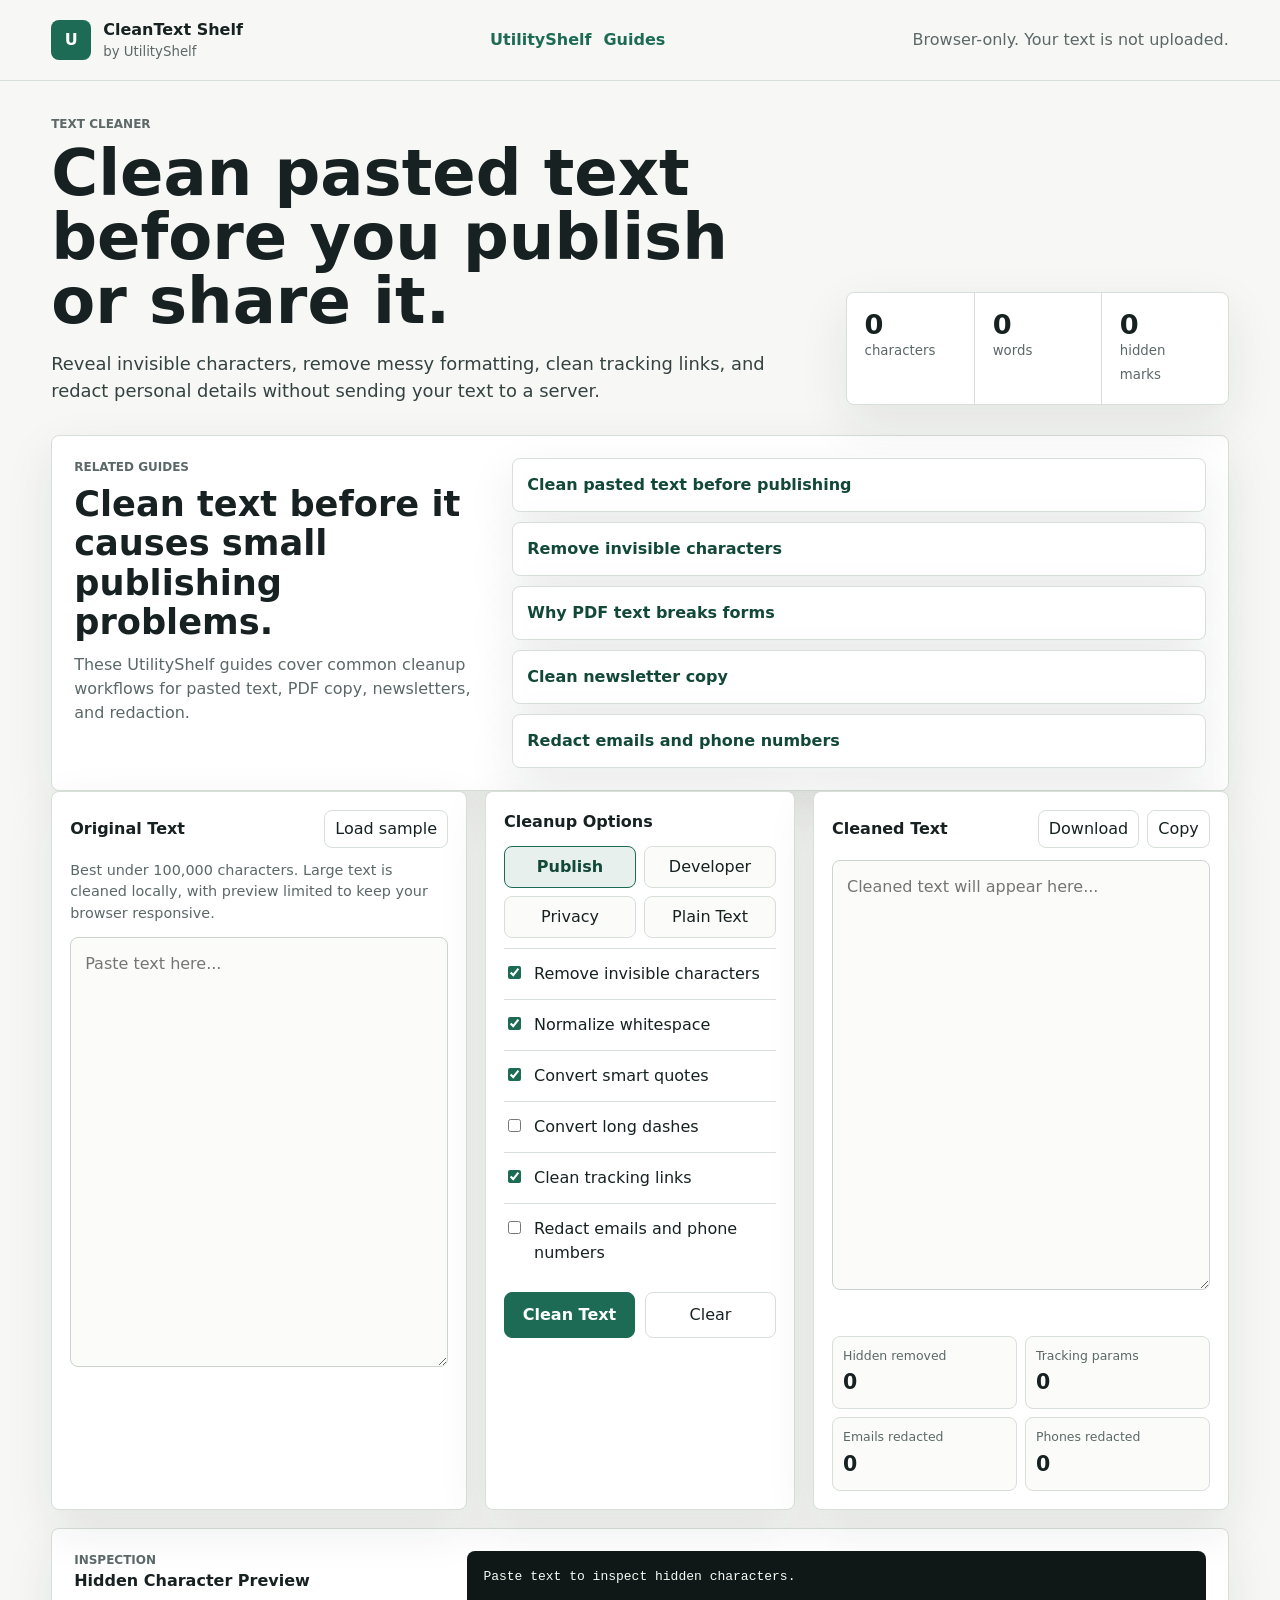
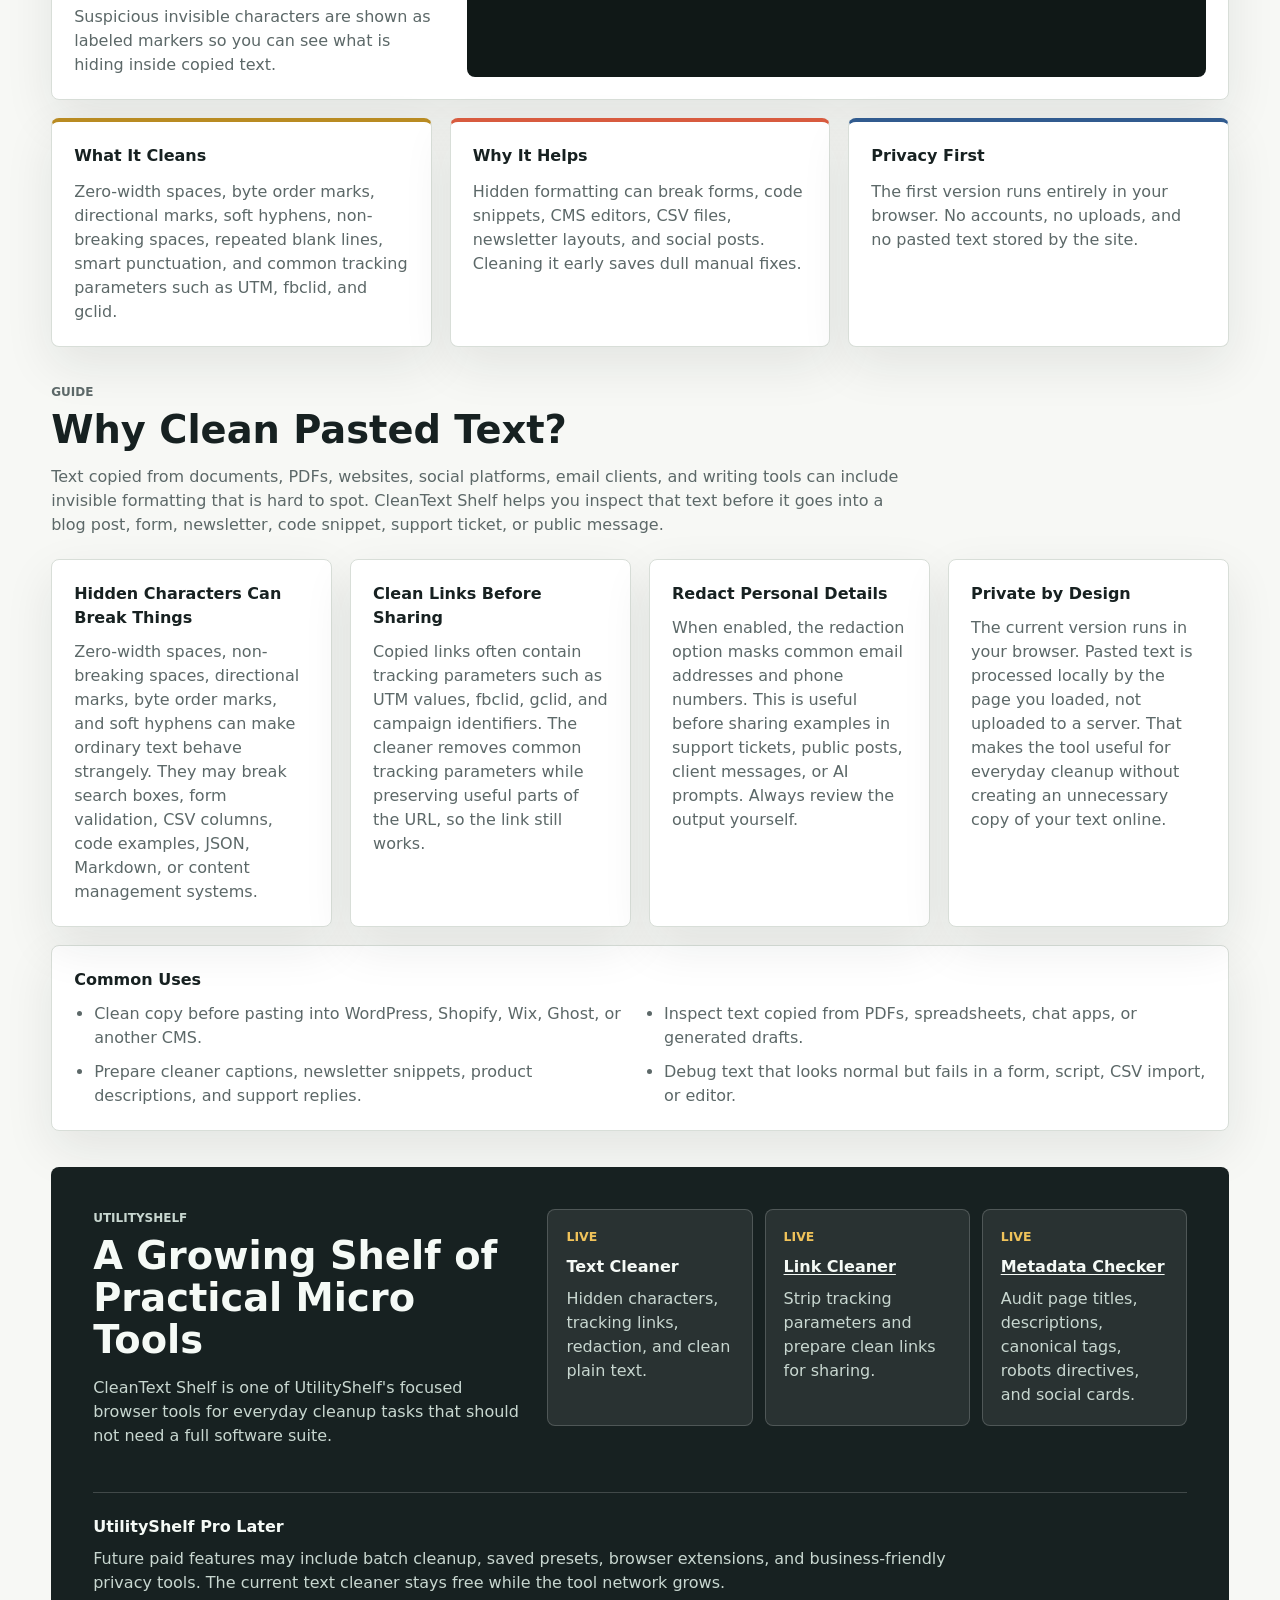
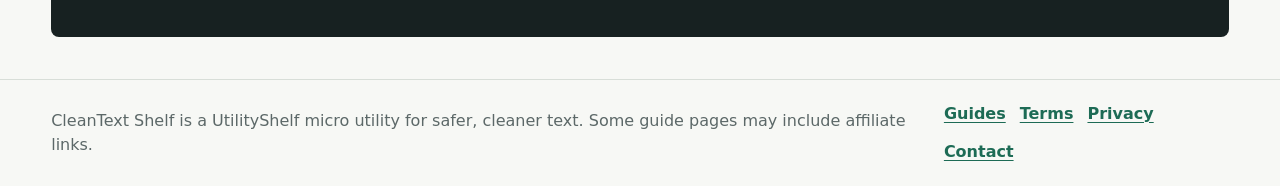
<file: index.html>
<!doctype html>
<html lang="en">
  <head>
    <meta charset="utf-8">
    <meta name="viewport" content="width=device-width, initial-scale=1">
    <title>CleanText Shelf | Private Text & Clipboard Cleaner</title>
    <meta
      name="description"
      content="Clean hidden characters, messy formatting, tracking links, and sensitive details from pasted text in your browser."
    >
    <meta name="robots" content="index,follow">
    <meta property="og:title" content="CleanText Shelf">
    <meta
      property="og:description"
      content="A private browser-only text cleaner for hidden characters, messy formatting, tracking links, and sensitive details."
    >
    <meta property="og:type" content="website">
    <meta property="og:url" content="https://cleantext.utilityshelf.site/">
    <link rel="canonical" href="https://cleantext.utilityshelf.site/">
    <link rel="stylesheet" href="styles.css?v=20260930-links">
    <script type="application/ld+json">
      {
        "@context": "https://schema.org",
        "@type": "WebApplication",
        "name": "CleanText Shelf",
        "applicationCategory": "ProductivityApplication",
        "operatingSystem": "Any",
        "url": "https://cleantext.utilityshelf.site/",
        "description": "A browser-only text cleaner for hidden characters, messy formatting, tracking links, and sensitive details.",
        "offers": {
          "@type": "Offer",
          "price": "0",
          "priceCurrency": "GBP"
        },
        "creator": {
          "@type": "Organization",
          "name": "UtilityShelf"
        }
      }
    </script>
  </head>
  <body>
    <header class="site-header">
      <a class="brand" href="#" aria-label="CleanText Shelf home">
        <span class="brand-mark">U</span>
        <span>
          <strong>CleanText Shelf</strong>
          <small>by UtilityShelf</small>
        </span>
      </a>
      <nav aria-label="Main">
        <a href="https://utilityshelf.site/">UtilityShelf</a>
        <a href="https://utilityshelf.site/guides">Guides</a>
      </nav>
      <p class="privacy-note">Browser-only. Your text is not uploaded.</p>
    </header>

    <main>
      <section class="tool-intro" aria-labelledby="page-title">
        <div>
          <p class="eyebrow">Text cleaner</p>
          <h1 id="page-title">Clean pasted text before you publish or share it.</h1>
          <p class="lede">
            Reveal invisible characters, remove messy formatting, clean tracking links,
            and redact personal details without sending your text to a server.
          </p>
        </div>
        <div class="quick-stats" aria-label="Text statistics">
          <div>
            <span id="charCount">0</span>
            <small>characters</small>
          </div>
          <div>
            <span id="wordCount">0</span>
            <small>words</small>
          </div>
          <div>
            <span id="hiddenCount">0</span>
            <small>hidden marks</small>
          </div>
        </div>
      </section>

      <section class="guide-links" aria-labelledby="guide-links-title">
        <div>
          <p class="eyebrow">Related guides</p>
          <h2 id="guide-links-title">Clean text before it causes small publishing problems.</h2>
          <p>
            These UtilityShelf guides cover common cleanup workflows for pasted text,
            PDF copy, newsletters, and redaction.
          </p>
        </div>
        <div class="guide-link-grid">
          <a href="https://utilityshelf.site/guides/clean-pasted-text-before-publishing">Clean pasted text before publishing</a>
          <a href="https://utilityshelf.site/guides/remove-invisible-characters">Remove invisible characters</a>
          <a href="https://utilityshelf.site/guides/why-pdf-text-breaks-forms">Why PDF text breaks forms</a>
          <a href="https://utilityshelf.site/guides/clean-newsletter-copy">Clean newsletter copy</a>
          <a href="https://utilityshelf.site/guides/redact-emails-phone-numbers">Redact emails and phone numbers</a>
        </div>
      </section>

      <section class="workspace" aria-label="Text cleaning workspace">
        <div class="editor-column">
          <div class="panel-heading">
            <h2>Original Text</h2>
            <button class="text-button" id="sampleButton" type="button">Load sample</button>
          </div>
          <p class="limit-note">
            Best under 100,000 characters. Large text is cleaned locally, with preview
            limited to keep your browser responsive.
          </p>
          <textarea
            id="inputText"
            spellcheck="true"
            maxlength="500000"
            placeholder="Paste text here..."
            aria-label="Original text"
          ></textarea>
        </div>

        <form class="options-column" aria-label="Cleanup options">
          <h2>Cleanup Options</h2>
          <div class="preset-group" aria-label="Preset cleanup modes">
            <button class="preset-button active" type="button" data-preset="publish">Publish</button>
            <button class="preset-button" type="button" data-preset="developer">Developer</button>
            <button class="preset-button" type="button" data-preset="privacy">Privacy</button>
            <button class="preset-button" type="button" data-preset="plain">Plain Text</button>
          </div>
          <label>
            <input type="checkbox" id="removeInvisible" checked>
            <span>Remove invisible characters</span>
          </label>
          <label>
            <input type="checkbox" id="normalizeWhitespace" checked>
            <span>Normalize whitespace</span>
          </label>
          <label>
            <input type="checkbox" id="smartQuotes" checked>
            <span>Convert smart quotes</span>
          </label>
          <label>
            <input type="checkbox" id="plainDashes">
            <span>Convert long dashes</span>
          </label>
          <label>
            <input type="checkbox" id="removeTracking" checked>
            <span>Clean tracking links</span>
          </label>
          <label>
            <input type="checkbox" id="redactPersonal">
            <span>Redact emails and phone numbers</span>
          </label>
          <div class="button-row">
            <button class="primary-button" id="cleanButton" type="button">Clean Text</button>
            <button class="ghost-button" id="clearButton" type="button">Clear</button>
          </div>
        </form>

        <div class="editor-column">
          <div class="panel-heading">
            <h2>Cleaned Text</h2>
            <div class="mini-actions">
              <button class="text-button" id="downloadButton" type="button">Download</button>
              <button class="text-button" id="copyButton" type="button">Copy</button>
            </div>
          </div>
          <textarea
            id="outputText"
            readonly
            aria-label="Cleaned text"
            placeholder="Cleaned text will appear here..."
          ></textarea>
          <p class="status" id="statusMessage" role="status" aria-live="polite"></p>
          <dl class="summary" aria-label="Cleanup summary">
            <div>
              <dt>Hidden removed</dt>
              <dd id="summaryHidden">0</dd>
            </div>
            <div>
              <dt>Tracking params</dt>
              <dd id="summaryTracking">0</dd>
            </div>
            <div>
              <dt>Emails redacted</dt>
              <dd id="summaryEmails">0</dd>
            </div>
            <div>
              <dt>Phones redacted</dt>
              <dd id="summaryPhones">0</dd>
            </div>
          </dl>
        </div>
      </section>

      <section class="inspection" aria-labelledby="inspection-title">
        <div>
          <p class="eyebrow">Inspection</p>
          <h2 id="inspection-title">Hidden Character Preview</h2>
          <p>
            Suspicious invisible characters are shown as labeled markers so you can see
            what is hiding inside copied text.
          </p>
        </div>
        <pre id="preview" aria-label="Hidden character preview"></pre>
      </section>

      <section class="reference" aria-label="Useful notes">
        <article>
          <h2>What It Cleans</h2>
          <p>
            Zero-width spaces, byte order marks, directional marks, soft hyphens,
            non-breaking spaces, repeated blank lines, smart punctuation, and common
            tracking parameters such as UTM, fbclid, and gclid.
          </p>
        </article>
        <article>
          <h2>Why It Helps</h2>
          <p>
            Hidden formatting can break forms, code snippets, CMS editors, CSV files,
            newsletter layouts, and social posts. Cleaning it early saves dull manual fixes.
          </p>
        </article>
        <article>
          <h2>Privacy First</h2>
          <p>
            The first version runs entirely in your browser. No accounts, no uploads,
            and no pasted text stored by the site.
          </p>
        </article>
      </section>

      <section class="content-guide" aria-labelledby="guide-title">
        <div class="guide-intro">
          <p class="eyebrow">Guide</p>
          <h2 id="guide-title">Why Clean Pasted Text?</h2>
          <p>
            Text copied from documents, PDFs, websites, social platforms, email clients,
            and writing tools can include invisible formatting that is hard to spot.
            CleanText Shelf helps you inspect that text before it goes into a blog post,
            form, newsletter, code snippet, support ticket, or public message.
          </p>
        </div>

        <div class="guide-grid">
          <article>
            <h3>Hidden Characters Can Break Things</h3>
            <p>
              Zero-width spaces, non-breaking spaces, directional marks, byte order marks,
              and soft hyphens can make ordinary text behave strangely. They may break
              search boxes, form validation, CSV columns, code examples, JSON, Markdown,
              or content management systems.
            </p>
          </article>
          <article>
            <h3>Clean Links Before Sharing</h3>
            <p>
              Copied links often contain tracking parameters such as UTM values, fbclid,
              gclid, and campaign identifiers. The cleaner removes common tracking
              parameters while preserving useful parts of the URL, so the link still works.
            </p>
          </article>
          <article>
            <h3>Redact Personal Details</h3>
            <p>
              When enabled, the redaction option masks common email addresses and phone
              numbers. This is useful before sharing examples in support tickets, public
              posts, client messages, or AI prompts. Always review the output yourself.
            </p>
          </article>
          <article>
            <h3>Private by Design</h3>
            <p>
              The current version runs in your browser. Pasted text is processed locally
              by the page you loaded, not uploaded to a server. That makes the tool useful
              for everyday cleanup without creating an unnecessary copy of your text online.
            </p>
          </article>
        </div>

        <div class="use-cases" aria-label="Common uses">
          <h3>Common Uses</h3>
          <ul>
            <li>Clean copy before pasting into WordPress, Shopify, Wix, Ghost, or another CMS.</li>
            <li>Inspect text copied from PDFs, spreadsheets, chat apps, or generated drafts.</li>
            <li>Prepare cleaner captions, newsletter snippets, product descriptions, and support replies.</li>
            <li>Debug text that looks normal but fails in a form, script, CSV import, or editor.</li>
          </ul>
        </div>
      </section>

      <section class="shelf-teaser" aria-labelledby="shelf-title">
        <div>
          <p class="eyebrow">UtilityShelf</p>
          <h2 id="shelf-title">A Growing Shelf of Practical Micro Tools</h2>
          <p>
            CleanText Shelf is one of UtilityShelf's focused browser tools for
            everyday cleanup tasks that should not need a full software suite.
          </p>
        </div>
        <div class="tool-roadmap" aria-label="Available UtilityShelf tools">
          <article>
            <span>Live</span>
            <h3>Text Cleaner</h3>
            <p>Hidden characters, tracking links, redaction, and clean plain text.</p>
          </article>
          <article>
            <span>Live</span>
            <h3><a href="https://linkclean.utilityshelf.site/">Link Cleaner</a></h3>
            <p>Strip tracking parameters and prepare clean links for sharing.</p>
          </article>
          <article>
            <span>Live</span>
            <h3><a href="https://metadata-checker.utilityshelf.site/">Metadata Checker</a></h3>
            <p>Audit page titles, descriptions, canonical tags, robots directives, and social cards.</p>
          </article>
        </div>
        <div class="pro-note">
          <h3>UtilityShelf Pro Later</h3>
          <p>
            Future paid features may include batch cleanup, saved presets, browser
            extensions, and business-friendly privacy tools. The current text cleaner
            stays free while the tool network grows.
          </p>
        </div>
      </section>
    </main>

    <footer>
      <div class="footer-inner">
        <p>CleanText Shelf is a UtilityShelf micro utility for safer, cleaner text. Some guide pages may include affiliate links.</p>
        <nav aria-label="Site policies">
          <a href="https://utilityshelf.site/guides">Guides</a>
          <a href="/terms">Terms</a>
          <a href="/privacy">Privacy</a>
          <a href="/contact">Contact</a>
        </nav>
      </div>
    </footer>

    <script src="app.js?v=20260528-public1"></script>
    <!-- Cloudflare Web Analytics -->
    <!-- Cloudflare Web Analytics -->
    <script type="module" src="https://static.cloudflareinsights.com/beacon.min.js" data-cf-beacon='{"token": "104d69dafb54484bbb4e18e34d50c835"}'></script>
    <!-- End Cloudflare Web Analytics -->
    <!-- End Cloudflare Web Analytics -->
  </body>
</html>
</file>
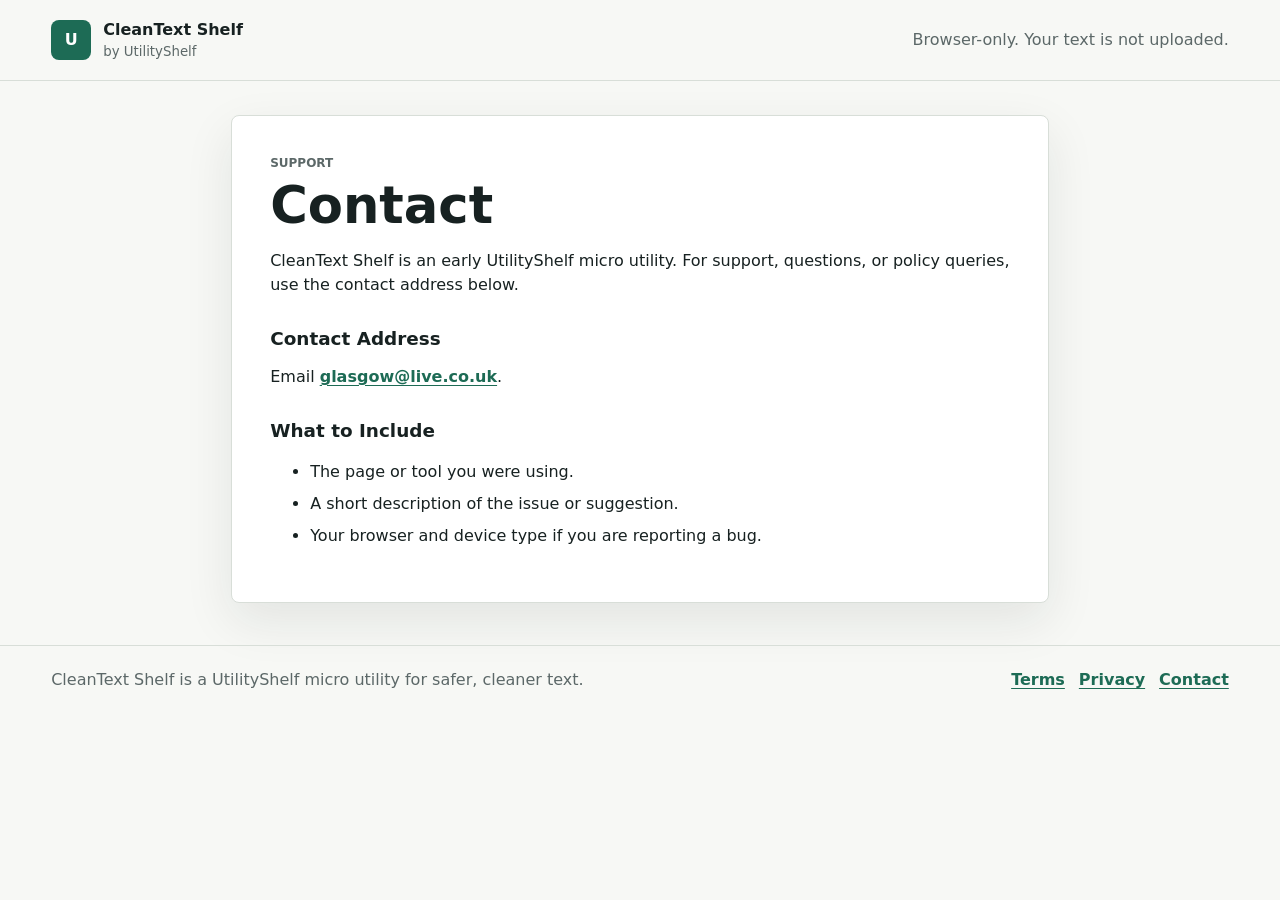
<file: contact.html>
<!doctype html>
<html lang="en">
  <head>
    <meta charset="utf-8">
    <meta name="viewport" content="width=device-width, initial-scale=1">
    <title>Contact | CleanText Shelf</title>
    <meta
      name="description"
      content="Contact information for CleanText Shelf, a UtilityShelf micro utility."
    >
    <link rel="stylesheet" href="styles.css?v=20260528-public1">
    <link rel="canonical" href="https://cleantext.utilityshelf.site/contact">
  </head>
  <body>
    <header class="site-header">
      <a class="brand" href="/" aria-label="CleanText Shelf home">
        <span class="brand-mark">U</span>
        <span>
          <strong>CleanText Shelf</strong>
          <small>by UtilityShelf</small>
        </span>
      </a>
      <p class="privacy-note">Browser-only. Your text is not uploaded.</p>
    </header>

    <main class="policy-page">
      <article>
        <p class="eyebrow">Support</p>
        <h1>Contact</h1>
        <p>
          CleanText Shelf is an early UtilityShelf micro utility. For support,
          questions, or policy queries, use the contact address below.
        </p>

        <h2>Contact Address</h2>
        <p>
          Email <a href="mailto:glasgow@live.co.uk">glasgow@live.co.uk</a>.
        </p>

        <h2>What to Include</h2>
        <ul>
          <li>The page or tool you were using.</li>
          <li>A short description of the issue or suggestion.</li>
          <li>Your browser and device type if you are reporting a bug.</li>
        </ul>
      </article>
    </main>

    <footer>
      <div class="footer-inner">
        <p>CleanText Shelf is a UtilityShelf micro utility for safer, cleaner text.</p>
        <nav aria-label="Site policies">
          <a href="/terms">Terms</a>
          <a href="/privacy">Privacy</a>
          <a href="/contact">Contact</a>
        </nav>
      </div>
    </footer>
    <!-- Cloudflare Web Analytics -->
    <!-- Cloudflare Web Analytics -->
    <script type="module" src="https://static.cloudflareinsights.com/beacon.min.js" data-cf-beacon='{"token": "104d69dafb54484bbb4e18e34d50c835"}'></script>
    <!-- End Cloudflare Web Analytics -->
    <!-- End Cloudflare Web Analytics -->
  </body>
</html>
</file>
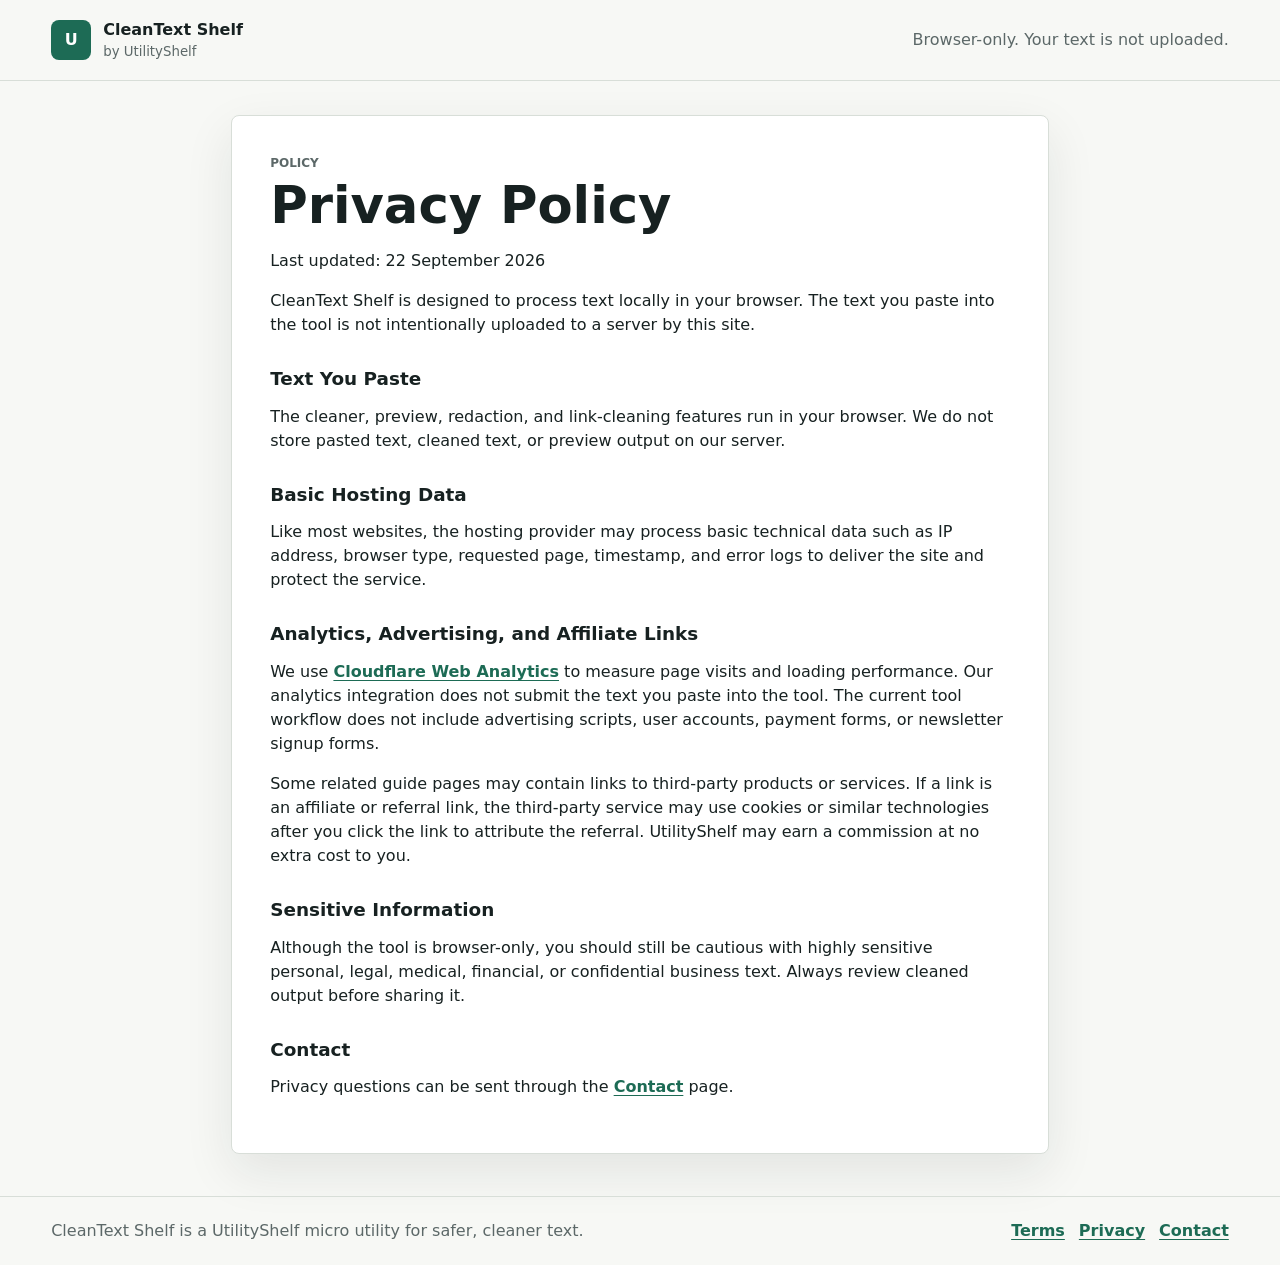
<file: privacy.html>
<!doctype html>
<html lang="en">
  <head>
    <meta charset="utf-8">
    <meta name="viewport" content="width=device-width, initial-scale=1">
    <title>Privacy Policy | CleanText Shelf</title>
    <meta
      name="description"
      content="Privacy Policy for CleanText Shelf, a browser-only UtilityShelf text cleaning tool."
    >
    <link rel="stylesheet" href="styles.css?v=20260528-public1">
    <link rel="canonical" href="https://cleantext.utilityshelf.site/privacy">
  </head>
  <body>
    <header class="site-header">
      <a class="brand" href="/" aria-label="CleanText Shelf home">
        <span class="brand-mark">U</span>
        <span>
          <strong>CleanText Shelf</strong>
          <small>by UtilityShelf</small>
        </span>
      </a>
      <p class="privacy-note">Browser-only. Your text is not uploaded.</p>
    </header>

    <main class="policy-page">
      <article>
        <p class="eyebrow">Policy</p>
        <h1>Privacy Policy</h1>
        <p>Last updated: 22 September 2026</p>

        <p>
          CleanText Shelf is designed to process text locally in your browser. The text
          you paste into the tool is not intentionally uploaded to a server by this site.
        </p>

        <h2>Text You Paste</h2>
        <p>
          The cleaner, preview, redaction, and link-cleaning features run in your browser.
          We do not store pasted text, cleaned text, or preview output on our server.
        </p>

        <h2>Basic Hosting Data</h2>
        <p>
          Like most websites, the hosting provider may process basic technical data such
          as IP address, browser type, requested page, timestamp, and error logs to deliver
          the site and protect the service.
        </p>

        <h2>Analytics, Advertising, and Affiliate Links</h2>
        <p>
          We use <a href="https://developers.cloudflare.com/web-analytics/about/">Cloudflare Web Analytics</a>
          to measure page visits and loading performance. Our analytics integration
          does not submit the text you paste into the tool.
          The current tool workflow does not include advertising scripts, user accounts,
          payment forms, or newsletter signup forms.
        </p>
        <p>
          Some related guide pages may contain links to third-party products or services.
          If a link is an affiliate or referral link, the third-party service may use
          cookies or similar technologies after you click the link to attribute the
          referral. UtilityShelf may earn a commission at no extra cost to you.
        </p>

        <h2>Sensitive Information</h2>
        <p>
          Although the tool is browser-only, you should still be cautious with highly
          sensitive personal, legal, medical, financial, or confidential business text.
          Always review cleaned output before sharing it.
        </p>

        <h2>Contact</h2>
        <p>
          Privacy questions can be sent through the <a href="/contact">Contact</a>
          page.
        </p>
      </article>
    </main>

    <footer>
      <div class="footer-inner">
        <p>CleanText Shelf is a UtilityShelf micro utility for safer, cleaner text.</p>
        <nav aria-label="Site policies">
          <a href="/terms">Terms</a>
          <a href="/privacy">Privacy</a>
          <a href="/contact">Contact</a>
        </nav>
      </div>
    </footer>
    <!-- Cloudflare Web Analytics -->
    <!-- Cloudflare Web Analytics -->
    <script type="module" src="https://static.cloudflareinsights.com/beacon.min.js" data-cf-beacon='{"token": "104d69dafb54484bbb4e18e34d50c835"}'></script>
    <!-- End Cloudflare Web Analytics -->
    <!-- End Cloudflare Web Analytics -->
  </body>
</html>
</file>
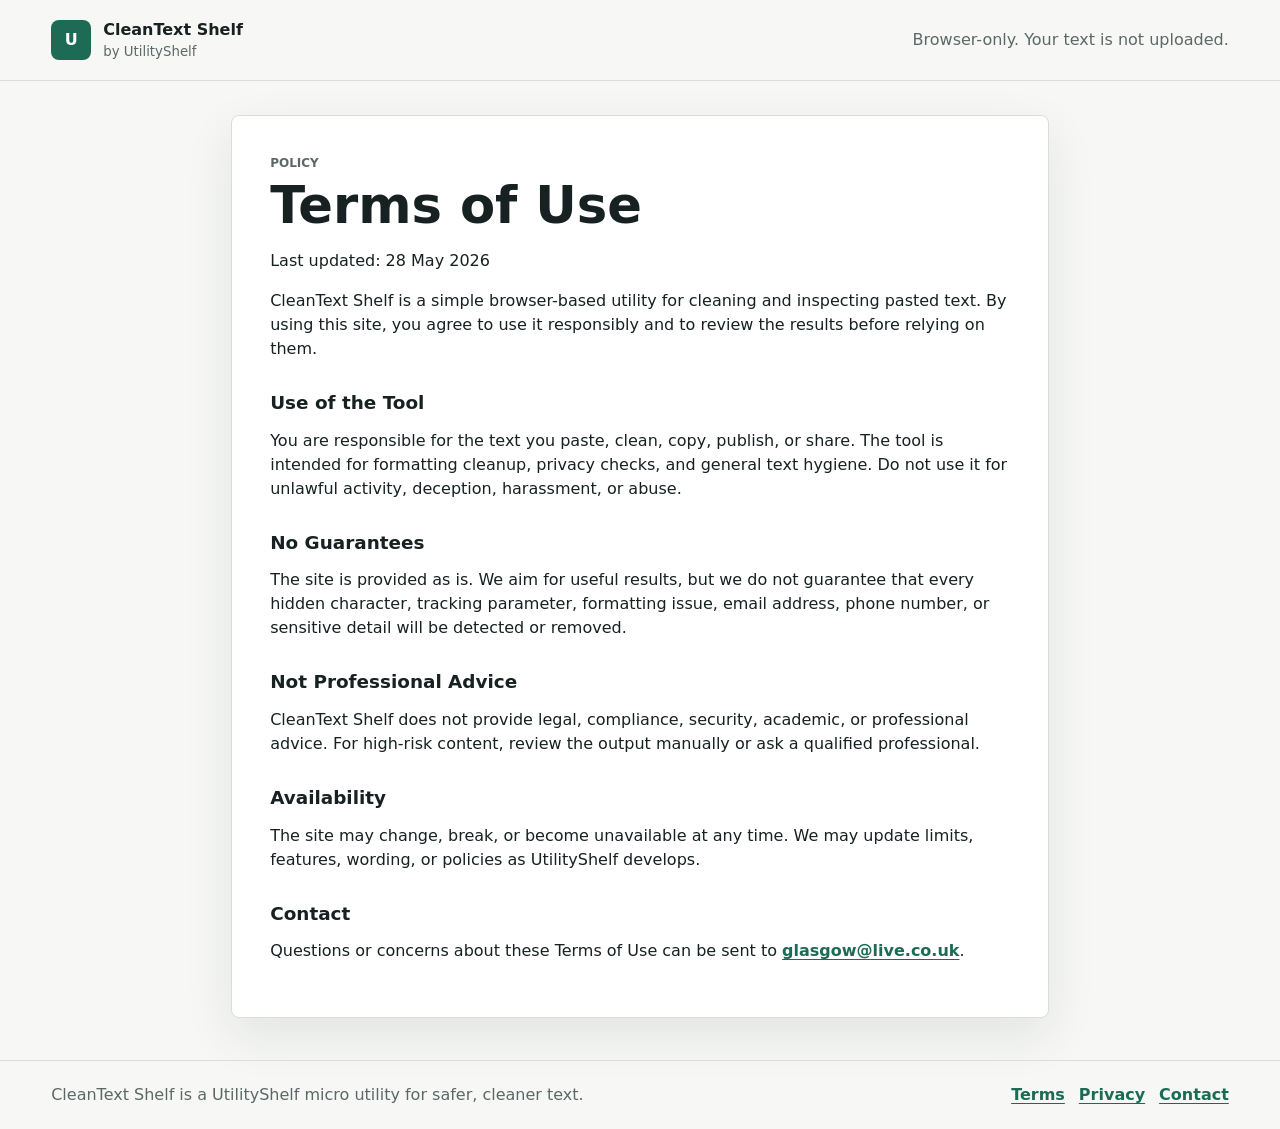
<file: terms.html>
<!doctype html>
<html lang="en">
  <head>
    <meta charset="utf-8">
    <meta name="viewport" content="width=device-width, initial-scale=1">
    <title>Terms of Use | CleanText Shelf</title>
    <meta
      name="description"
      content="Terms of Use for CleanText Shelf, a browser-only UtilityShelf text cleaning tool."
    >
    <link rel="stylesheet" href="styles.css?v=20260528-public1">
    <link rel="canonical" href="https://cleantext.utilityshelf.site/terms">
  </head>
  <body>
    <header class="site-header">
      <a class="brand" href="/" aria-label="CleanText Shelf home">
        <span class="brand-mark">U</span>
        <span>
          <strong>CleanText Shelf</strong>
          <small>by UtilityShelf</small>
        </span>
      </a>
      <p class="privacy-note">Browser-only. Your text is not uploaded.</p>
    </header>

    <main class="policy-page">
      <article>
        <p class="eyebrow">Policy</p>
        <h1>Terms of Use</h1>
        <p>Last updated: 28 May 2026</p>

        <p>
          CleanText Shelf is a simple browser-based utility for cleaning and inspecting
          pasted text. By using this site, you agree to use it responsibly and to review
          the results before relying on them.
        </p>

        <h2>Use of the Tool</h2>
        <p>
          You are responsible for the text you paste, clean, copy, publish, or share.
          The tool is intended for formatting cleanup, privacy checks, and general text
          hygiene. Do not use it for unlawful activity, deception, harassment, or abuse.
        </p>

        <h2>No Guarantees</h2>
        <p>
          The site is provided as is. We aim for useful results, but we do not guarantee
          that every hidden character, tracking parameter, formatting issue, email address,
          phone number, or sensitive detail will be detected or removed.
        </p>

        <h2>Not Professional Advice</h2>
        <p>
          CleanText Shelf does not provide legal, compliance, security, academic, or
          professional advice. For high-risk content, review the output manually or ask a
          qualified professional.
        </p>

        <h2>Availability</h2>
        <p>
          The site may change, break, or become unavailable at any time. We may update
          limits, features, wording, or policies as UtilityShelf develops.
        </p>

        <h2>Contact</h2>
        <p>
          Questions or concerns about these Terms of Use can be sent to
          <a href="mailto:glasgow@live.co.uk">glasgow@live.co.uk</a>.
        </p>
      </article>
    </main>

    <footer>
      <div class="footer-inner">
        <p>CleanText Shelf is a UtilityShelf micro utility for safer, cleaner text.</p>
        <nav aria-label="Site policies">
          <a href="/terms">Terms</a>
          <a href="/privacy">Privacy</a>
          <a href="/contact">Contact</a>
        </nav>
      </div>
    </footer>
    <!-- Cloudflare Web Analytics -->
    <!-- Cloudflare Web Analytics -->
    <script type="module" src="https://static.cloudflareinsights.com/beacon.min.js" data-cf-beacon='{"token": "104d69dafb54484bbb4e18e34d50c835"}'></script>
    <!-- End Cloudflare Web Analytics -->
    <!-- End Cloudflare Web Analytics -->
  </body>
</html>
</file>
<file: styles.css>
:root {
  color-scheme: light;
  --ink: #172121;
  --muted: #5c6868;
  --paper: #f7f8f5;
  --panel: #ffffff;
  --line: #d8ded8;
  --green: #1d6b55;
  --green-dark: #124838;
  --coral: #d85b3f;
  --gold: #b98b22;
  --blue: #315b8f;
  --shadow: 0 18px 50px rgba(23, 33, 33, 0.09);
}

* {
  box-sizing: border-box;
}

body {
  margin: 0;
  background: var(--paper);
  color: var(--ink);
  font-family: Inter, ui-sans-serif, system-ui, -apple-system, BlinkMacSystemFont, "Segoe UI", sans-serif;
  line-height: 1.5;
}

button,
textarea,
input {
  font: inherit;
}

button {
  cursor: pointer;
}

.site-header {
  align-items: center;
  border-bottom: 1px solid var(--line);
  display: flex;
  gap: 24px;
  justify-content: space-between;
  padding: 18px clamp(18px, 4vw, 56px);
}

.brand {
  align-items: center;
  color: inherit;
  display: inline-flex;
  gap: 12px;
  text-decoration: none;
}

.brand-mark {
  align-items: center;
  background: var(--green);
  border-radius: 8px;
  color: white;
  display: inline-flex;
  font-weight: 800;
  height: 40px;
  justify-content: center;
  width: 40px;
}

.brand strong,
.brand small {
  display: block;
}

.brand small,
.privacy-note,
.eyebrow,
.quick-stats small,
.limit-note,
footer {
  color: var(--muted);
}

.privacy-note {
  margin: 0;
}

.site-header nav {
  display: flex;
  flex-wrap: wrap;
  gap: 12px;
}

.site-header nav a {
  color: var(--green);
  font-weight: 800;
  text-decoration: none;
}

main {
  margin: 0 auto;
  max-width: 1480px;
  padding: 34px clamp(18px, 4vw, 56px) 42px;
}

.tool-intro {
  align-items: end;
  display: grid;
  gap: 28px;
  grid-template-columns: minmax(0, 1.5fr) minmax(280px, 0.75fr);
  margin-bottom: 30px;
}

.eyebrow {
  font-size: 0.75rem;
  font-weight: 800;
  letter-spacing: 0;
  margin: 0 0 8px;
  text-transform: uppercase;
}

h1,
h2,
p {
  margin-top: 0;
}

h1 {
  font-size: clamp(2rem, 5vw, 4.6rem);
  line-height: 1;
  margin-bottom: 18px;
  max-width: 980px;
}

h2 {
  font-size: 1rem;
  margin-bottom: 12px;
}

.lede {
  color: #354242;
  font-size: 1.12rem;
  margin-bottom: 0;
  max-width: 820px;
}

.quick-stats {
  background: var(--panel);
  border: 1px solid var(--line);
  border-radius: 8px;
  box-shadow: var(--shadow);
  display: grid;
  grid-template-columns: repeat(3, 1fr);
  overflow: hidden;
}

.quick-stats div {
  min-width: 0;
  padding: 18px;
}

.quick-stats div + div {
  border-left: 1px solid var(--line);
}

.quick-stats span {
  display: block;
  font-size: 1.7rem;
  font-weight: 800;
  line-height: 1;
}

.workspace {
  display: grid;
  gap: 18px;
  grid-template-columns: minmax(260px, 1fr) minmax(240px, 310px) minmax(260px, 1fr);
}

.editor-column,
.options-column,
.inspection,
.reference article,
.guide-links,
.guide-link-grid a {
  background: var(--panel);
  border: 1px solid var(--line);
  border-radius: 8px;
  box-shadow: var(--shadow);
}

.editor-column,
.options-column {
  min-width: 0;
  padding: 18px;
}

.panel-heading {
  align-items: center;
  display: flex;
  justify-content: space-between;
  gap: 12px;
  margin-bottom: 12px;
}

.mini-actions {
  display: flex;
  gap: 8px;
}

.panel-heading h2 {
  margin-bottom: 0;
}

.limit-note {
  font-size: 0.9rem;
  margin-bottom: 12px;
}

textarea {
  background: #fbfcfa;
  border: 1px solid #cbd4ce;
  border-radius: 8px;
  color: var(--ink);
  display: block;
  min-height: 430px;
  outline: none;
  padding: 14px;
  resize: vertical;
  width: 100%;
}

textarea:focus {
  border-color: var(--green);
  box-shadow: 0 0 0 3px rgba(29, 107, 85, 0.16);
}

.options-column label {
  align-items: start;
  border-top: 1px solid var(--line);
  display: flex;
  gap: 10px;
  padding: 13px 0;
}

.preset-group {
  display: grid;
  gap: 8px;
  grid-template-columns: repeat(2, minmax(0, 1fr));
  margin-bottom: 10px;
}

.preset-button {
  background: #fbfcfa;
  border: 1px solid var(--line);
  border-radius: 8px;
  color: var(--ink);
  min-height: 40px;
  padding: 8px 10px;
}

.preset-button.active {
  background: rgba(29, 107, 85, 0.1);
  border-color: var(--green);
  color: var(--green-dark);
  font-weight: 800;
}

.options-column input {
  accent-color: var(--green);
  margin-top: 4px;
}

.button-row {
  display: grid;
  gap: 10px;
  grid-template-columns: 1fr 1fr;
  margin-top: 14px;
}

.primary-button,
.ghost-button,
.text-button {
  border-radius: 8px;
  min-height: 42px;
  padding: 10px 14px;
}

.primary-button {
  background: var(--green);
  border: 1px solid var(--green);
  color: white;
  font-weight: 800;
}

.primary-button:hover {
  background: var(--green-dark);
}

.ghost-button,
.text-button {
  background: white;
  border: 1px solid var(--line);
  color: var(--ink);
}

.text-button {
  min-height: 34px;
  padding: 6px 10px;
}

.status {
  color: var(--green);
  min-height: 24px;
  margin: 10px 0 0;
}

.status.warning {
  color: var(--coral);
}

.summary {
  display: grid;
  gap: 8px;
  grid-template-columns: repeat(2, minmax(0, 1fr));
  margin: 12px 0 0;
}

.summary div {
  background: #fbfcfa;
  border: 1px solid var(--line);
  border-radius: 8px;
  padding: 10px;
}

.summary dt {
  color: var(--muted);
  font-size: 0.78rem;
}

.summary dd {
  font-size: 1.28rem;
  font-weight: 800;
  margin: 2px 0 0;
}

.inspection {
  display: grid;
  gap: 24px;
  grid-template-columns: minmax(220px, 0.5fr) minmax(0, 1fr);
  margin-top: 18px;
  padding: 22px;
}

.inspection p {
  color: var(--muted);
  margin-bottom: 0;
}

pre {
  background: #101817;
  border-radius: 8px;
  color: #f5faf6;
  margin: 0;
  min-height: 120px;
  overflow: auto;
  padding: 16px;
  white-space: pre-wrap;
  word-break: break-word;
}

.marker {
  background: rgba(216, 91, 63, 0.22);
  border: 1px solid rgba(216, 91, 63, 0.7);
  border-radius: 5px;
  color: #ffd3ca;
  display: inline-block;
  font-size: 0.76rem;
  font-weight: 800;
  margin: 0 2px;
  padding: 0 5px;
}

.reference {
  display: grid;
  gap: 18px;
  grid-template-columns: repeat(3, 1fr);
  margin-top: 18px;
}

.reference article {
  padding: 22px;
}

.reference article:nth-child(2) {
  border-top: 4px solid var(--coral);
}

.reference article:nth-child(3) {
  border-top: 4px solid var(--blue);
}

.reference article:first-child {
  border-top: 4px solid var(--gold);
}

.reference p {
  color: var(--muted);
  margin-bottom: 0;
}

.guide-links {
  display: grid;
  gap: 22px;
  grid-template-columns: minmax(240px, 0.75fr) minmax(0, 1.25fr);
  margin-top: 18px;
  padding: 22px;
}

.guide-links h2 {
  font-size: clamp(1.5rem, 3vw, 2.2rem);
  line-height: 1.12;
}

.guide-links p {
  color: var(--muted);
}

.guide-link-grid {
  display: grid;
  gap: 10px;
}

.guide-link-grid a {
  color: var(--green-dark);
  font-weight: 800;
  padding: 14px;
  text-decoration: none;
}

.content-guide {
  margin-top: 36px;
}

.guide-intro {
  max-width: 850px;
}

.guide-intro h2 {
  font-size: clamp(1.7rem, 3vw, 2.55rem);
  line-height: 1.1;
  margin-bottom: 14px;
}

.guide-intro p,
.guide-grid p,
.use-cases li {
  color: var(--muted);
}

.guide-grid {
  display: grid;
  gap: 18px;
  grid-template-columns: repeat(4, 1fr);
  margin-top: 22px;
}

.guide-grid article,
.use-cases {
  background: var(--panel);
  border: 1px solid var(--line);
  border-radius: 8px;
  box-shadow: var(--shadow);
  padding: 22px;
}

.guide-grid h3,
.use-cases h3 {
  font-size: 1rem;
  margin: 0 0 10px;
}

.guide-grid p {
  margin-bottom: 0;
}

.use-cases {
  margin-top: 18px;
}

.use-cases ul {
  display: grid;
  gap: 10px 28px;
  grid-template-columns: repeat(2, minmax(0, 1fr));
  margin: 0;
  padding-left: 20px;
}

.shelf-teaser {
  align-items: start;
  background: var(--ink);
  border-radius: 8px;
  color: #f5faf6;
  display: grid;
  gap: 28px;
  grid-template-columns: minmax(250px, 0.8fr) minmax(0, 1.2fr);
  margin-top: 36px;
  padding: clamp(24px, 5vw, 42px);
}

.shelf-teaser .eyebrow,
.shelf-teaser p {
  color: #c8d7d0;
}

.shelf-teaser h2 {
  font-size: clamp(1.7rem, 3vw, 2.45rem);
  line-height: 1.1;
  margin-bottom: 14px;
}

.tool-roadmap {
  display: grid;
  gap: 12px;
  grid-template-columns: repeat(3, minmax(0, 1fr));
}

.tool-roadmap article {
  background: rgba(255, 255, 255, 0.08);
  border: 1px solid rgba(255, 255, 255, 0.18);
  border-radius: 8px;
  padding: 18px;
}

.tool-roadmap span {
  color: #f0c35a;
  display: block;
  font-size: 0.78rem;
  font-weight: 800;
  margin-bottom: 8px;
  text-transform: uppercase;
}

.tool-roadmap h3 {
  font-size: 1rem;
  margin: 0 0 8px;
}

.tool-roadmap a,
.tool-roadmap a:visited {
  color: #f5faf6;
  text-underline-offset: 2px;
}

.tool-roadmap a:hover,
.tool-roadmap a:focus-visible {
  color: #f0c35a;
}

.tool-roadmap p {
  margin-bottom: 0;
}

.pro-note {
  border-top: 1px solid rgba(255, 255, 255, 0.18);
  grid-column: 1 / -1;
  padding-top: 22px;
}

.pro-note h3 {
  font-size: 1rem;
  margin: 0 0 8px;
}

.pro-note p {
  margin-bottom: 0;
  max-width: 900px;
}

footer {
  border-top: 1px solid var(--line);
  padding: 22px clamp(18px, 4vw, 56px);
}

.footer-inner {
  align-items: center;
  display: flex;
  gap: 18px;
  justify-content: space-between;
  margin: 0 auto;
  max-width: 1480px;
}

footer p {
  margin: 0;
}

footer nav {
  display: flex;
  flex-wrap: wrap;
  gap: 14px;
}

footer a,
.policy-page a {
  color: var(--green);
  font-weight: 700;
  text-decoration-thickness: 1px;
  text-underline-offset: 3px;
}

.policy-page {
  max-width: 920px;
}

.policy-page article {
  background: var(--panel);
  border: 1px solid var(--line);
  border-radius: 8px;
  box-shadow: var(--shadow);
  padding: clamp(20px, 4vw, 38px);
}

.policy-page h1 {
  font-size: clamp(2rem, 4vw, 3.4rem);
}

.policy-page h2 {
  font-size: 1.15rem;
  margin-top: 28px;
}

.policy-page li + li {
  margin-top: 8px;
}

@media (max-width: 1080px) {
  .tool-intro,
  .workspace,
  .inspection,
  .reference,
  .guide-links,
  .guide-grid,
  .use-cases ul,
  .shelf-teaser,
  .tool-roadmap {
    grid-template-columns: 1fr;
  }

  textarea {
    min-height: 310px;
  }
}

@media (max-width: 620px) {
  .site-header {
    align-items: flex-start;
    flex-direction: column;
    gap: 12px;
  }

  main {
    padding-top: 24px;
  }

  h1 {
    font-size: 2.25rem;
  }

  .quick-stats {
    grid-template-columns: 1fr;
  }

  .quick-stats div + div {
    border-left: 0;
    border-top: 1px solid var(--line);
  }

  .button-row {
    grid-template-columns: 1fr;
  }

  .footer-inner {
    align-items: flex-start;
    flex-direction: column;
  }
}
</file>
